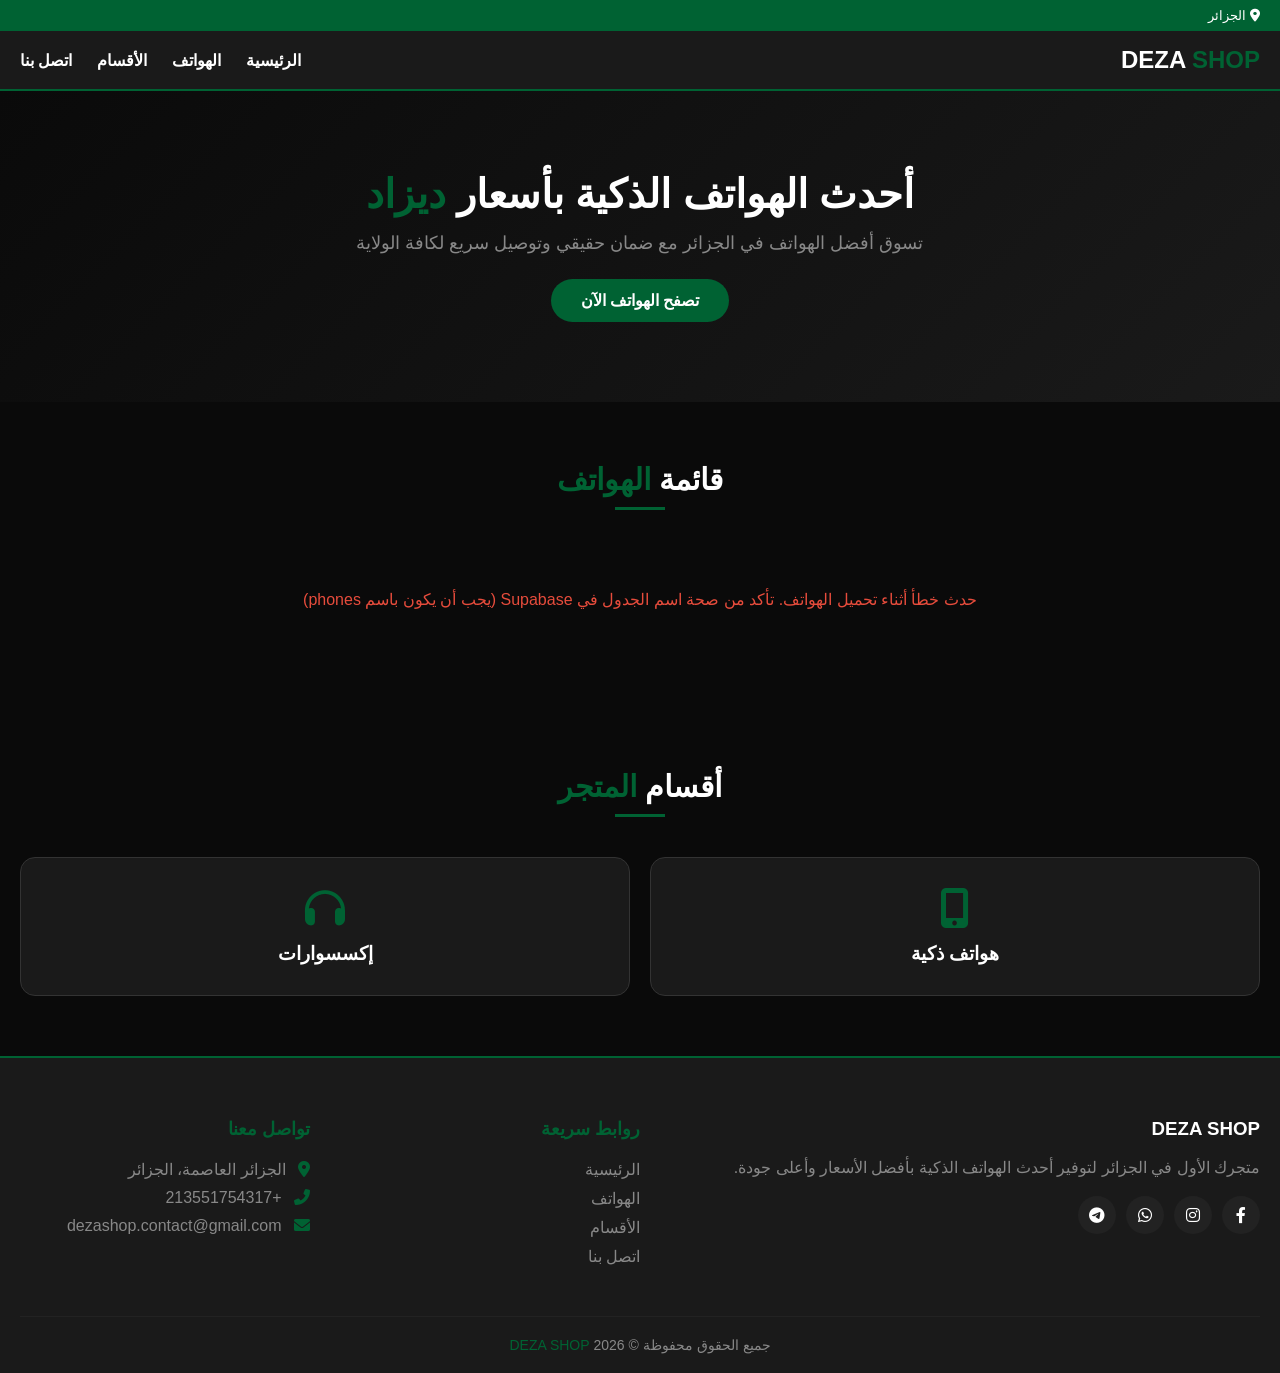
<file: index.html>
<!DOCTYPE html>
<html lang="ar" dir="rtl">
<head>
    <meta charset="UTF-8">
    <meta name="viewport" content="width=device-width, initial-scale=1.0">
 <meta name="google-site-verification" content="9eyV5H2BqSwvy5GqfdGmJKXTNgVNH4p2mM9T5dH7KlA" />
    <title>DEZA SHOP | متجر الهواتف الأول في الجزائر</title>
    <link rel="stylesheet" href="style.css">
    <link rel="stylesheet" href="https://cdnjs.cloudflare.com/ajax/libs/font-awesome/6.0.0/css/all.min.css">
</head>
<body>

    <!-- شريط معلومات علوي (جيميل ورقم الهاتف) -->
    <div class="top-bar">
        <div class="top-bar-content">
         
                <span><i class="fas fa-map-marker-alt"></i> الجزائر</span>
            </div>
        </div>
    </div>

    <!-- الهيدر وقائمة التنقل -->
    <header>
        <div class="nav-container">
            <a href="#" class="logo">DEZA <span>SHOP</span></a>
            <nav class="nav-links">
                <a href="#">الرئيسية</a>
                <a href="#products">الهواتف</a>
                <a href="#categories">الأقسام</a>
                <a href="#contact">اتصل بنا</a>
            </nav>
        </div>
    </header>

    <!-- الواجهة الرئيسية (Hero) -->
    <section class="hero">
        <div class="hero-content">
            <h1>أحدث الهواتف الذكية بأسعار <span>ديزاد</span></h1>
            <p>تسوق أفضل الهواتف في الجزائر مع ضمان حقيقي وتوصيل سريع لكافة الولاية</p>
            <a href="#products" class="btn-primary">تصفح الهواتف الآن</a>
        </div>
    </section>

    <!-- قسم الهواتف (يتم جلبها من Supabase) -->
    <section id="products" class="section-container">
        <div class="section-header">
            <h2>قائمة <span>الهواتف</span></h2>
            <div class="line"></div>
        </div>
        <div id="productsGrid" class="products-grid">
            <!-- سيتم تحميل الهواتف هنا ديناميكياً عبر الجافاسكريبت -->
        </div>
    </section>

    <!-- قسم الأقسام -->
    <section id="categories" class="section-container">
        <div class="section-header">
            <h2>أقسام <span>المتجر</span></h2>
            <div class="line"></div>
        </div>
        <div class="categories-grid">
            <div class="category-card">
                <i class="fas fa-mobile-alt"></i>
                <h3>هواتف ذكية</h3>
            </div>
            <div class="category-card">
                <i class="fas fa-headphones"></i>
                <h3>إكسسوارات</h3>
            </div>
        </div>
    </section>

    <!-- الفوتر (قسم اتصل بنا ومعلومات الموقع) -->
    <footer id="contact">
        <div class="footer-grid">
            <div class="footer-brand">
                <h3>DEZA <span>SHOP</span></h3>
                <p>متجرك الأول في الجزائر لتوفير أحدث الهواتف الذكية بأفضل الأسعار وأعلى جودة.</p>
                <div class="social-links">
                    <a href="https://facebook.com/voundour De" target="_blank"><i class="fab fa-facebook-f"></i></a>
                    <a href="https://instagram.com/yourprofile" target="_blank"><i class="fab fa-instagram"></i></a>
                    <a href="https://wa.me/+213551754317" target="_blank"><i class="fab fa-whatsapp"></i></a>
                    <a href="https://t.me/yourchannel" target="_blank"><i class="fab fa-telegram-plane"></i></a>
                </div>
            </div>

            <div class="footer-col">
                <h4>روابط سريعة</h4>
                <ul>
                    <li><a href="#">الرئيسية</a></li>
                    <li><a href="#products">الهواتف</a></li>
                    <li><a href="#categories">الأقسام</a></li>
                    <li><a href="#contact">اتصل بنا</a></li>
                </ul>
            </div>

            <div class="footer-col">
                <h4>تواصل معنا</h4>
                <ul class="contact-details">
                    <li><i class="fas fa-map-marker-alt"></i> الجزائر العاصمة، الجزائر</li>
                    <li><i class="fas fa-phone-alt"></i> +213551754317</li>
                    <li><i class="fas fa-envelope"></i> dezashop.contact@gmail.com</li>
                </ul>
            </div>
        </div>

        <div class="footer-bottom">
            <p>جميع الحقوق محفوظة &copy; 2026 <span>DEZA SHOP</span></p>
        </div>
    </footer>

    <script src="script.js"></script>
</body>
</html>
</file>
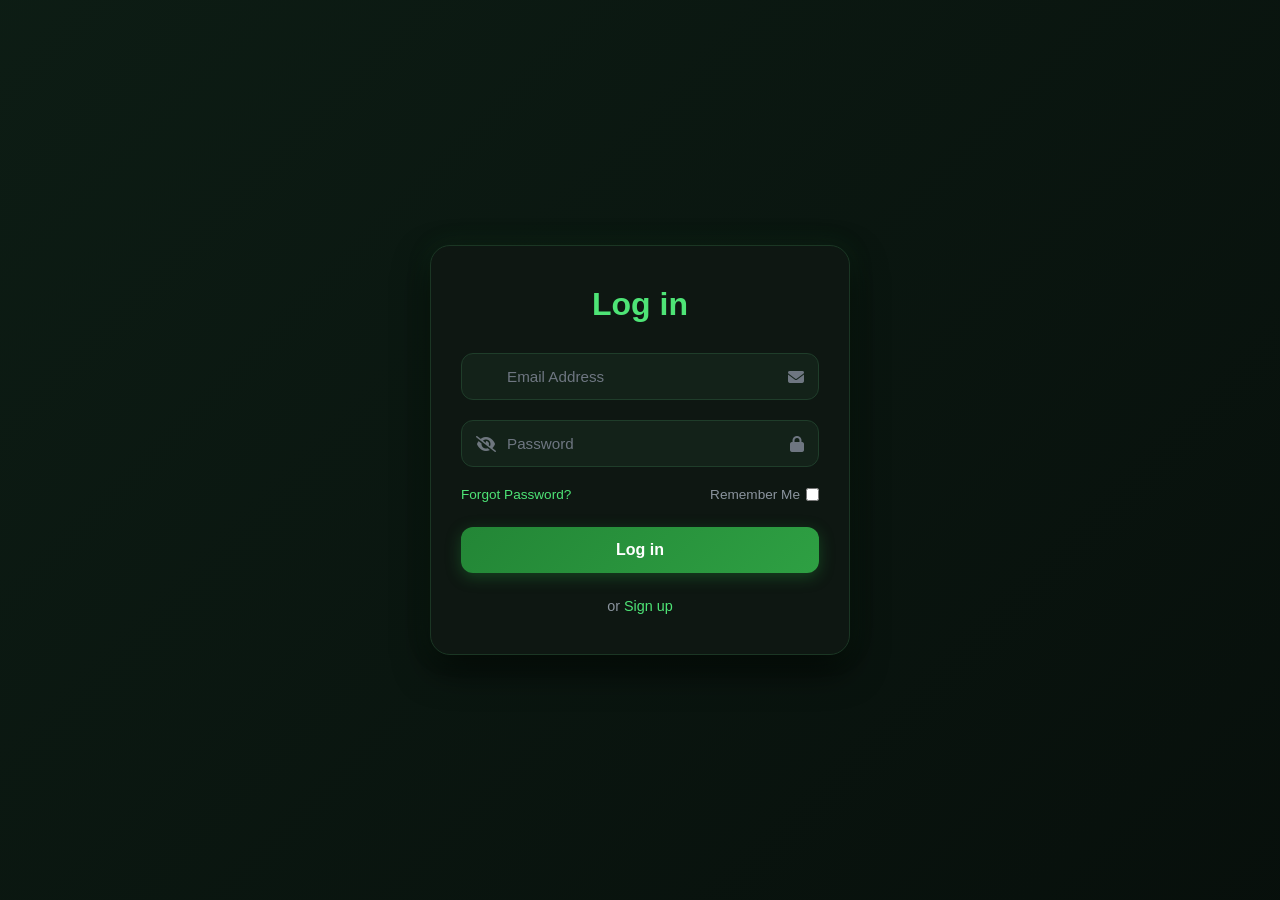
<file: login.html>
<!DOCTYPE html>
<html lang="ar" dir="rtl">
<head>
    <meta charset="UTF-8">
    <meta name="viewport" content="width=device-width, initial-scale=1.0">
    <title>Shop DZ - Log in</title>
    <link rel="stylesheet" href="https://cdnjs.cloudflare.com/ajax/libs/font-awesome/6.4.0/css/all.min.css">
    <style>
        * { box-sizing: border-box; margin: 0; padding: 0; font-family: 'Segoe UI', Tahoma, Geneva, Verdana, sans-serif; }
        body {
            background-color: #0b1410;
            background-image: linear-gradient(135deg, rgba(14, 34, 23, 0.6) 0%, rgba(7, 15, 11, 0.9) 100%);
            display: flex; justify-content: center; align-items: center; height: 100vh; overflow: hidden;
        }
        .login-card {
            background: #0e1712; border: 1px solid #1b3624; border-radius: 20px;
            padding: 40px 30px; width: 100%; max-width: 420px;
            box-shadow: 0 15px 35px rgba(0, 0, 0, 0.7), 0 0 25px rgba(35, 134, 54, 0.15);
            text-align: center;
        }
        .login-card h2 { color: #4ee476; margin-bottom: 30px; font-size: 2rem; font-weight: 600; }
        
        /* تعديل الاتجاه وحقول الإدخال لتكون من اليسار لليمين */
        .input-group { position: relative; margin-bottom: 20px; direction: ltr; }
        .input-group input {
            width: 100%; padding: 14px 45px 14px 45px; background: #132219;
            border: 1px solid #1f3d2a; color: #fff; border-radius: 12px; outline: none; font-size: 0.95rem; text-align: left; transition: 0.3s;
        }
        .input-group input::placeholder { color: #6e7681; }
        .input-group input:focus { border-color: #2ea043; box-shadow: 0 0 10px rgba(46, 160, 67, 0.3); }
        
        /* تثبيت الأيقونات الأساسية في اليمين داخل الحقل */
        .input-group .input-icon { position: absolute; right: 15px; top: 50%; transform: translateY(-50%); color: #6e7681; font-size: 1rem; }
        /* أيقونة العين لإظهار كلمة المرور في اليسار */
        .input-group .toggle-pass { position: absolute; left: 15px; top: 50%; transform: translateY(-50%); color: #6e767e; cursor: pointer; }

        /* تعديل اتجاه صف الخيارات لتظهر بشكل صحيح */
        .options-row { display: flex; justify-content: space-between; align-items: center; font-size: 0.85rem; color: #8b949e; margin-bottom: 25px; direction: ltr; }
        .options-row label { display: flex; align-items: center; gap: 6px; cursor: pointer; color: #8b949e; }
        .options-row input[type="checkbox"] { accent-color: #2ea043; cursor: pointer; }
        .options-row a { color: #4ee476; text-decoration: none; }
        .options-row a:hover { text-decoration: underline; }

        .btn-submit {
            width: 100%; padding: 14px; background: linear-gradient(135deg, #238636 0%, #2ea043 100%);
            color: #fff; border: none; border-radius: 12px; font-weight: 600; font-size: 1rem; cursor: pointer;
            box-shadow: 0 4px 15px rgba(35, 134, 54, 0.4); transition: 0.3s;
        }
        .btn-submit:hover { opacity: 0.9; transform: translateY(-1px); }
        .signup-text { margin-top: 25px; font-size: 0.9rem; color: #8b949e; }
        .signup-text a { color: #4ee476; text-decoration: none; font-weight: 500; }
        .signup-text a:hover { text-decoration: underline; }
        .error-msg { color: #f85149; font-size: 0.85rem; margin-bottom: 15px; display: none; text-align: right; }
    </style>
</head>
<body>

    <div class="login-card">
        <h2>Log in</h2>
        
        <div id="errorMsg" class="error-msg">البريد أو كلمة المرور غير صحيحة!</div>

        <div>
            <div class="input-group">
                <i class="fa-solid fa-envelope input-icon"></i>
                <input type="email" id="loginEmail" placeholder="Email Address">
            </div>
            
            <div class="input-group">
                <i class="fa-solid fa-lock input-icon"></i>
                <input type="password" id="loginPass" placeholder="Password">
                <i class="fa-solid fa-eye-slash toggle-pass" id="togglePassword"></i>
            </div>

            <div class="options-row">
                <a href="#">Forgot Password?</a>
                <label>Remember Me <input type="checkbox"></label>
            </div>

            <button type="button" id="loginBtn" class="btn-submit">Log in</button>
        </div>

        <div class="signup-text">
            or <a href="signup.html">Sign up</a>
        </div>
    </div>

    <script>
        const SUPABASE_ANON_KEY = "sb_publishable_Z_A7NQrSg19SVV80FJquVQ_pxQJtRHq";

        document.addEventListener('DOMContentLoaded', function() {
            var loginBtn = document.getElementById('loginBtn');
            var togglePassword = document.getElementById('togglePassword');
            var passwordInput = document.getElementById('loginPass');

            if (togglePassword) {
                togglePassword.addEventListener('click', function() {
                    if (passwordInput.type === "password") {
                        passwordInput.type = "text";
                        this.classList.replace("fa-eye-slash", "fa-eye");
                    } else {
                        passwordInput.type = "password";
                        this.classList.replace("fa-eye", "fa-eye-slash");
                    }
                });
            }

            if (loginBtn) {
                loginBtn.addEventListener('click', function() {
                    var email = document.getElementById('loginEmail').value.trim();
                    var password = document.getElementById('loginPass').value.trim();
                    var errorMsg = document.getElementById('errorMsg');

                    if (email === "" || password === "") {
                        if (errorMsg) {
                            errorMsg.textContent = "الرجاء إدخال البريد وكلمة المرور!";
                            errorMsg.style.display = "block";
                        }
                        return;
                    }

                    localStorage.setItem('shop_dz_logged', 'true');
                    localStorage.setItem('supabase_key', SUPABASE_ANON_KEY);
                    localStorage.setItem('user_email', email);

                    window.location.href = "index.html";
                });
            }
        });
    </script>
</body>
</html>
</file>
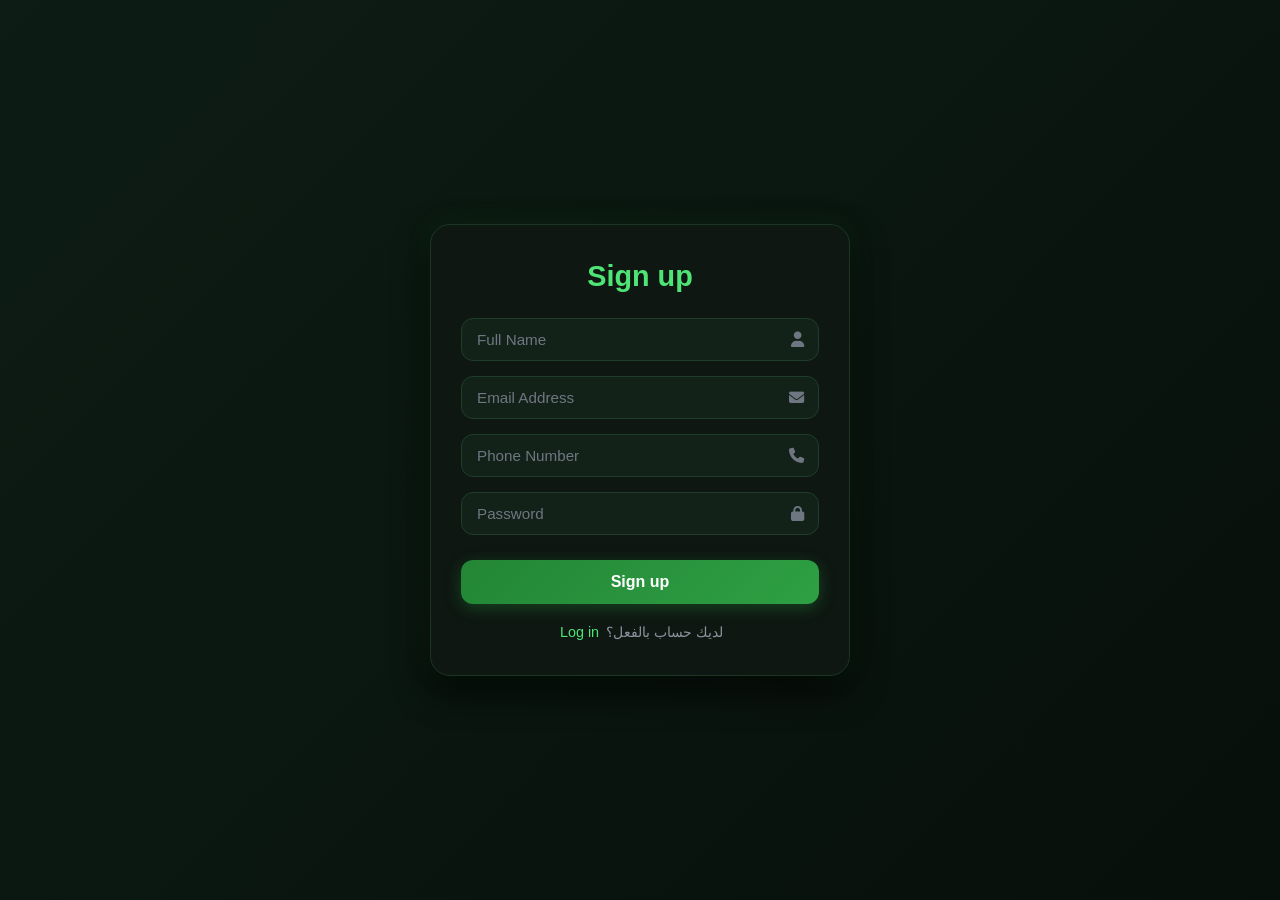
<file: signup.html>
<!DOCTYPE html>
<html lang="ar" dir="rtl">
<head>
    <meta charset="UTF-8">
    <meta name="viewport" content="width=device-width, initial-scale=1.0">
    <title>Shop DZ - Sign up</title>
    <link rel="stylesheet" href="https://cdnjs.cloudflare.com/ajax/libs/font-awesome/6.4.0/css/all.min.css">
    <style>
        * { box-sizing: border-box; margin: 0; padding: 0; font-family: 'Segoe UI', Tahoma, Geneva, Verdana, sans-serif; }
        body {
            background-color: #0b1410;
            background-image: linear-gradient(135deg, rgba(14, 34, 23, 0.6) 0%, rgba(7, 15, 11, 0.9) 100%);
            display: flex; justify-content: center; align-items: center; min-height: 100vh; padding: 20px;
        }
        .signup-card {
            background: #0e1712; border: 1px solid #1b3624; border-radius: 20px;
            padding: 35px 30px; width: 100%; max-width: 420px;
            box-shadow: 0 15px 35px rgba(0, 0, 0, 0.7), 0 0 25px rgba(35, 134, 54, 0.15);
            text-align: center;
        }
        .signup-card h2 { color: #4ee476; margin-bottom: 25px; font-size: 1.8rem; font-weight: 600; }
        
        /* تعديل الاتجاه وحقول الإدخال لتكون مضبوطة */
        .input-group { position: relative; margin-bottom: 15px; direction: ltr; }
        .input-group input {
            width: 100%; padding: 12px 45px 12px 15px; background: #132219;
            border: 1px solid #1f3d2a; color: #fff; border-radius: 12px; outline: none; font-size: 0.95rem; text-align: left; transition: 0.3s;
        }
        .input-group input::placeholder { color: #6e7681; }
        .input-group input:focus { border-color: #2ea043; box-shadow: 0 0 10px rgba(46, 160, 67, 0.3); }
        
        /* تثبيت الأيقونات في اليمين داخل الحقول */
        .input-group .input-icon { position: absolute; right: 15px; top: 50%; transform: translateY(-50%); color: #6e7681; font-size: 0.95rem; }

        .btn-submit {
            width: 100%; padding: 13px; background: linear-gradient(135deg, #238636 0%, #2ea043 100%);
            color: #fff; border: none; border-radius: 12px; font-weight: 600; font-size: 1rem; cursor: pointer;
            box-shadow: 0 4px 15px rgba(35, 134, 54, 0.4); transition: 0.3s; margin-top: 10px;
        }
        .btn-submit:hover { opacity: 0.9; transform: translateY(-1px); }
        
        .login-text { margin-top: 20px; font-size: 0.9rem; color: #8b949e; }
        .login-text a { color: #4ee476; text-decoration: none; font-weight: 500; margin: 0 3px; }
        .login-text a:hover { text-decoration: underline; }
        
        .error-msg { color: #f85149; font-size: 0.85rem; margin-bottom: 15px; display: none; text-align: right; }
    </style>
</head>
<body>

    <div class="signup-card">
        <h2>Sign up</h2>
        
        <div id="errorMsg" class="error-msg">الرجاء ملء جميع الحقول المطلوبة!</div>

        <div>
            <div class="input-group">
                <i class="fa-solid fa-user input-icon"></i>
                <input type="text" id="fullname" placeholder="Full Name">
            </div>

            <div class="input-group">
                <i class="fa-solid fa-envelope input-icon"></i>
                <input type="email" id="email" placeholder="Email Address">
            </div>

            <div class="input-group">
                <i class="fa-solid fa-phone input-icon"></i>
                <input type="tel" id="phone" placeholder="Phone Number">
            </div>
            
            <div class="input-group">
                <i class="fa-solid fa-lock input-icon"></i>
                <input type="password" id="password" placeholder="Password">
            </div>

            <button type="button" id="signupBtn" class="btn-submit">Sign up</button>
        </div>

        <div class="login-text">
            لديك حساب بالفعل؟ <a href="login.html">Log in</a>
        </div>
    </div>

    <script>
        document.addEventListener('DOMContentLoaded', function() {
            var signupBtn = document.getElementById('signupBtn');

            if (signupBtn) {
                signupBtn.addEventListener('click', function() {
                    var fullname = document.getElementById('fullname').value.trim();
                    var email = document.getElementById('email').value.trim();
                    var phone = document.getElementById('phone').value.trim();
                    var password = document.getElementById('password').value.trim();
                    var errorMsg = document.getElementById('errorMsg');

                    if (fullname === "" || email === "" || phone === "" || password === "") {
                        if (errorMsg) errorMsg.style.display = "block";
                        return;
                    }

                    // حفظ البيانات محلياً
                    localStorage.setItem('shop_dz_reg_email', email);
                    localStorage.setItem('shop_dz_reg_pass', password);
                    localStorage.setItem('shop_dz_fullname', fullname);

                    alert('تم إنشاء الحساب بنجاح! يمكنك الآن تسجيل الدخول.');
                    window.location.href = "login.html";
                });
            }
        });
    </script>
</body>
</html>
</file>
<file: style.css>
:root {
    --green: #006233;
    --green-light: #008c4a;
    --black: #0a0a0a;
    --black-light: #1a1a1a;
    --white: #ffffff;
    --gray: #888888;
}

* {
    margin: 0;
    padding: 0;
    box-sizing: border-box;
}

body {
    font-family: 'Cairo', sans-serif;
    background: var(--black);
    color: var(--white);
    overflow-x: hidden;
}

/* الشريط الععلوي */
.top-bar {
    background: var(--green);
    padding: 8px 20px;
    font-size: 13px;
}

.top-bar-content {
    max-width: 1300px;
    margin: 0 auto;
    display: flex;
    justify-content: space-between;
    align-items: center;
    flex-wrap: wrap;
    gap: 10px;
}

.top-bar a, .top-bar span {
    color: var(--white);
    text-decoration: none;
    margin-left: 15px;
}

/* الهيدر والقائمة */
header {
    background: var(--black-light);
    border-bottom: 2px solid var(--green);
    position: sticky;
    top: 0;
    z-index: 1000;
}

.nav-container {
    max-width: 1300px;
    margin: 0 auto;
    padding: 15px 20px;
    display: flex;
    justify-content: space-between;
    align-items: center;
}

.logo {
    font-size: 24px;
    font-weight: bold;
    color: var(--white);
    text-decoration: none;
}

.logo span {
    color: var(--green);
}

.nav-links {
    display: flex;
    gap: 25px;
    list-style: none;
}

.nav-links a {
    color: var(--white);
    text-decoration: none;
    font-weight: 600;
    transition: 0.3s;
}

.nav-links a:hover {
    color: var(--green);
}

/* واجهة الهيرو */
.hero {
    text-align: center;
    padding: 80px 20px;
    background: linear-gradient(135deg, var(--black), var(--black-light));
}

.hero h1 {
    font-size: 40px;
    margin-bottom: 15px;
}

.hero h1 span {
    color: var(--green);
}

.hero p {
    color: var(--gray);
    font-size: 18px;
    margin-bottom: 25px;
}

.btn-primary {
    background: var(--green);
    color: var(--white);
    padding: 12px 30px;
    border-radius: 30px;
    text-decoration: none;
    font-weight: bold;
    display: inline-block;
    transition: 0.3s;
}

.btn-primary:hover {
    background: var(--green-light);
}

/* الأقسام العامة */
.section-container {
    max-width: 1300px;
    margin: 0 auto;
    padding: 60px 20px;
}

.section-header {
    text-align: center;
    margin-bottom: 40px;
}

.section-header h2 {
    font-size: 30px;
}

.section-header h2 span {
    color: var(--green);
}

.section-header .line {
    width: 50px;
    height: 3px;
    background: var(--green);
    margin: 10px auto 0;
}

/* شبكة الهواتف وصناديق العرض */
.products-grid {
    display: grid;
    grid-template-columns: repeat(auto-fill, minmax(260px, 1fr));
    gap: 25px;
}

.product-card {
    background: var(--black-light);
    border: 1px solid #333;
    border-radius: 15px;
    padding: 20px;
    text-align: center;
    transition: 0.3s;
    display: flex;
    flex-direction: column;
    justify-content: space-between;
}

.product-card:hover {
    border-color: var(--green);
    transform: translateY(-5px);
}

.product-card img {
    width: 100%;
    height: 200px;
    object-fit: contain;
    margin-bottom: 15px;
}

.product-card h3 {
    font-size: 18px;
    margin-bottom: 10px;
}

.price {
    color: var(--green);
    font-size: 20px;
    font-weight: bold;
    margin-bottom: 15px;
}

.buy-btn {
    background: var(--green);
    color: var(--white);
    padding: 10px;
    border-radius: 8px;
    text-decoration: none;
    font-weight: bold;
    display: flex;
    align-items: center;
    justify-content: center;
    gap: 8px;
    transition: 0.3s;
}

.buy-btn:hover {
    background: var(--green-light);
}

/* الأقسام */
.categories-grid {
    display: grid;
    grid-template-columns: repeat(auto-fit, minmax(200px, 1fr));
    gap: 20px;
}

.category-card {
    background: var(--black-light);
    border: 1px solid #333;
    padding: 30px;
    text-align: center;
    border-radius: 15px;
    transition: 0.3s;
}

.category-card:hover {
    border-color: var(--green);
}

.category-card i {
    font-size: 40px;
    color: var(--green);
    margin-bottom: 15px;
}

/* الفوتر (اتصل بنا) */
footer {
    background: var(--black-light);
    border-top: 2px solid var(--green);
    padding: 60px 20px 20px;
}

.footer-grid {
    max-width: 1300px;
    margin: 0 auto;
    display: grid;
    grid-template-columns: 2fr 1fr 1fr;
    gap: 40px;
    margin-bottom: 40px;
}

.footer-brand p {
    color: var(--gray);
    margin: 15px 0;
    line-height: 1.6;
}

.social-links {
    display: flex;
    gap: 10px;
}

.social-links a {
    width: 38px;
    height: 38px;
    background: #222;
    color: var(--white);
    display: flex;
    align-items: center;
    justify-content: center;
    border-radius: 50%;
    text-decoration: none;
    transition: 0.3s;
}

.social-links a:hover {
    background: var(--green);
}

.footer-col h4 {
    color: var(--green);
    margin-bottom: 20px;
    font-size: 18px;
}

.footer-col ul {
    list-style: none;
}

.footer-col ul li {
    margin-bottom: 10px;
    color: var(--gray);
}

.footer-col ul li a {
    color: var(--gray);
    text-decoration: none;
    transition: 0.3s;
}

.footer-col ul li a:hover {
    color: var(--green);
}

.contact-details i {
    color: var(--green);
    margin-left: 8px;
}

.footer-bottom {
    text-align: center;
    border-top: 1px solid #222;
    padding-top: 20px;
    color: var(--gray);
    font-size: 14px;
}

.footer-bottom span {
    color: var(--green);
}

/* التجاوب مع الهواتف والشاشات الصغيرة */
@media (max-width: 768px) {
    .nav-links {
        display: none; /* يمكن تطويرها بـ القائمة الجانبية للموبايل لاحقاً */
    }
    .footer-grid {
        grid-template-columns: 1fr;
        text-align: center;
    }
    .social-links {
        justify-content: center;
    }
    .top-bar-content {
        justify-content: center;
        text-align: center;
    }
}
</file>
